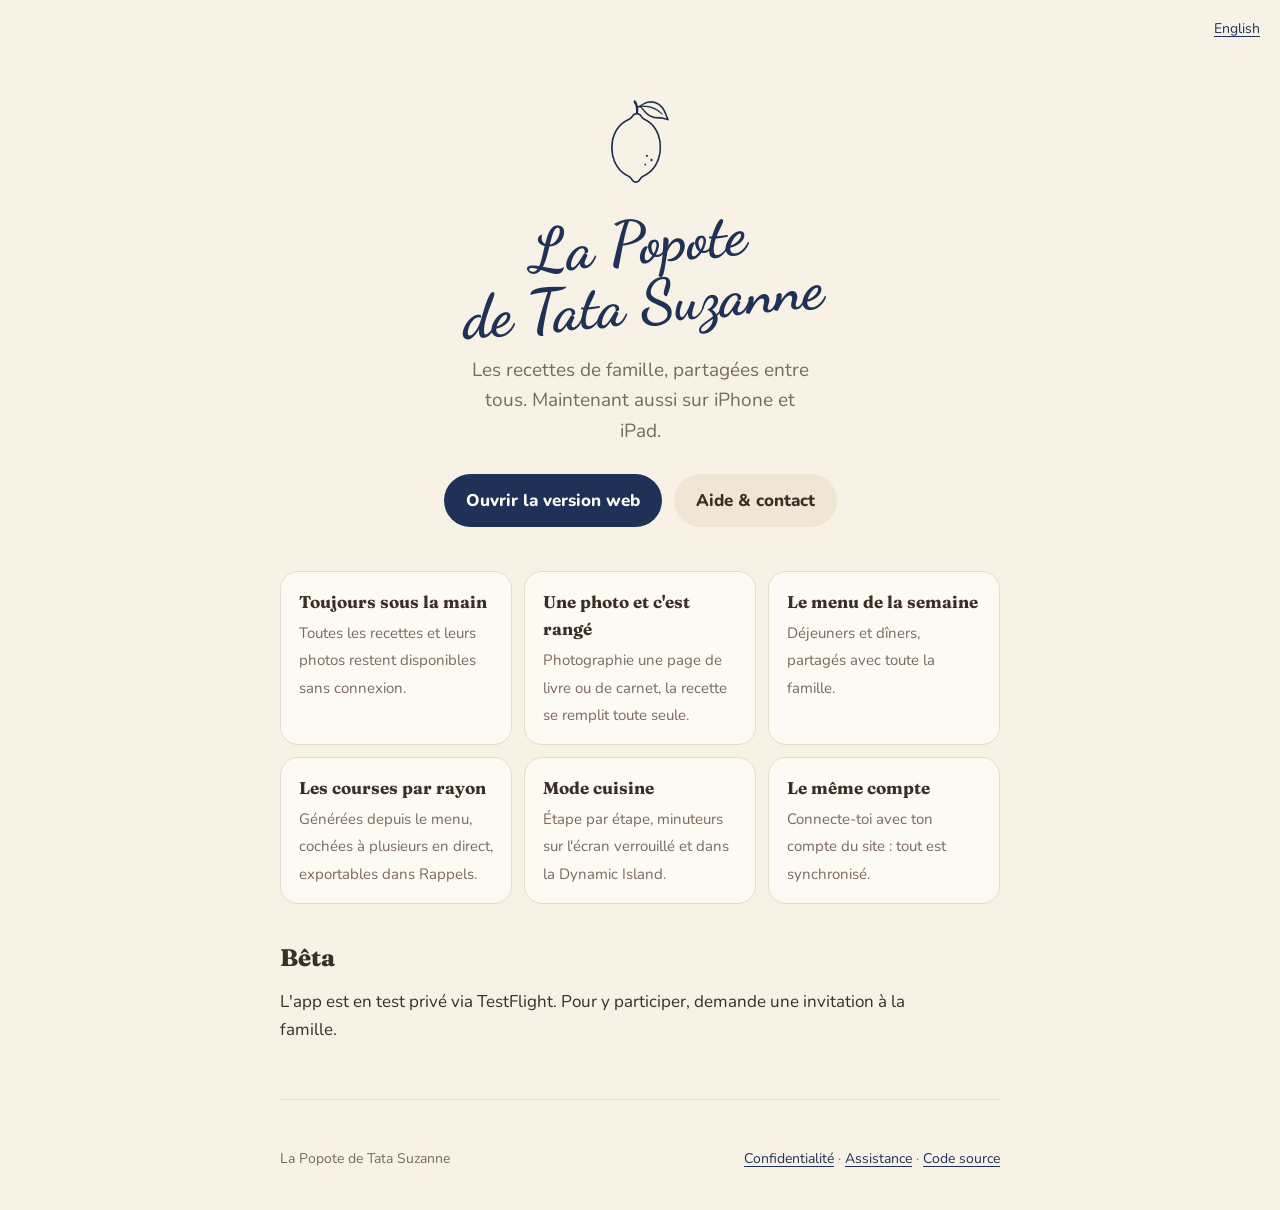
<file: docs/index.html>
<!doctype html><html lang="fr"><head><meta charset="utf-8"><meta name="viewport" content="width=device-width, initial-scale=1, viewport-fit=cover"><link rel="icon" href="assets/icon.png"><link rel="apple-touch-icon" href="assets/apple-touch-icon.png"><link rel="preconnect" href="https://fonts.googleapis.com"><link rel="stylesheet" href="https://fonts.googleapis.com/css2?family=Dancing+Script:wght@700&family=Fraunces:opsz,wght@9..144,800&family=Nunito:wght@400;700;800&display=swap"><link rel="stylesheet" href="assets/site.css">
<title>La Popote de Tata Suzanne</title><meta name="description" content="Les recettes de famille, partagées entre tous. L'app iOS de La Popote de Tata Suzanne."></head><body>
<div class="lang"><a href="en/">English</a></div>
<header><img class="lemon" src="assets/lemon.png" alt="" width="64"><div class="wordmark">La Popote<br>de Tata Suzanne</div>
<p class="tagline">Les recettes de famille, partagées entre tous. Maintenant aussi sur iPhone et iPad.</p>
<div class="actions"><a class="btn" href="https://la-popote-de-tata-suzanne.lovable.app">Ouvrir la version web</a><a class="btn secondary" href="support.html">Aide &amp; contact</a></div></header>
<main>
<div class="features">
<div class="feature"><b>Toujours sous la main</b><span>Toutes les recettes et leurs photos restent disponibles sans connexion.</span></div>
<div class="feature"><b>Une photo et c'est rangé</b><span>Photographie une page de livre ou de carnet, la recette se remplit toute seule.</span></div>
<div class="feature"><b>Le menu de la semaine</b><span>Déjeuners et dîners, partagés avec toute la famille.</span></div>
<div class="feature"><b>Les courses par rayon</b><span>Générées depuis le menu, cochées à plusieurs en direct, exportables dans Rappels.</span></div>
<div class="feature"><b>Mode cuisine</b><span>Étape par étape, minuteurs sur l'écran verrouillé et dans la Dynamic Island.</span></div>
<div class="feature"><b>Le même compte</b><span>Connecte-toi avec ton compte du site : tout est synchronisé.</span></div>
</div>
<h2>Bêta</h2>
<p>L'app est en test privé via TestFlight. Pour y participer, demande une invitation à la famille.</p>
</main>
<footer><span>La Popote de Tata Suzanne</span><span><a href="privacy.html">Confidentialité</a> · <a href="support.html">Assistance</a> · <a href="https://github.com/djui/la-popote-de-tata-suzanne">Code source</a></span></footer>
</body></html>
</file>
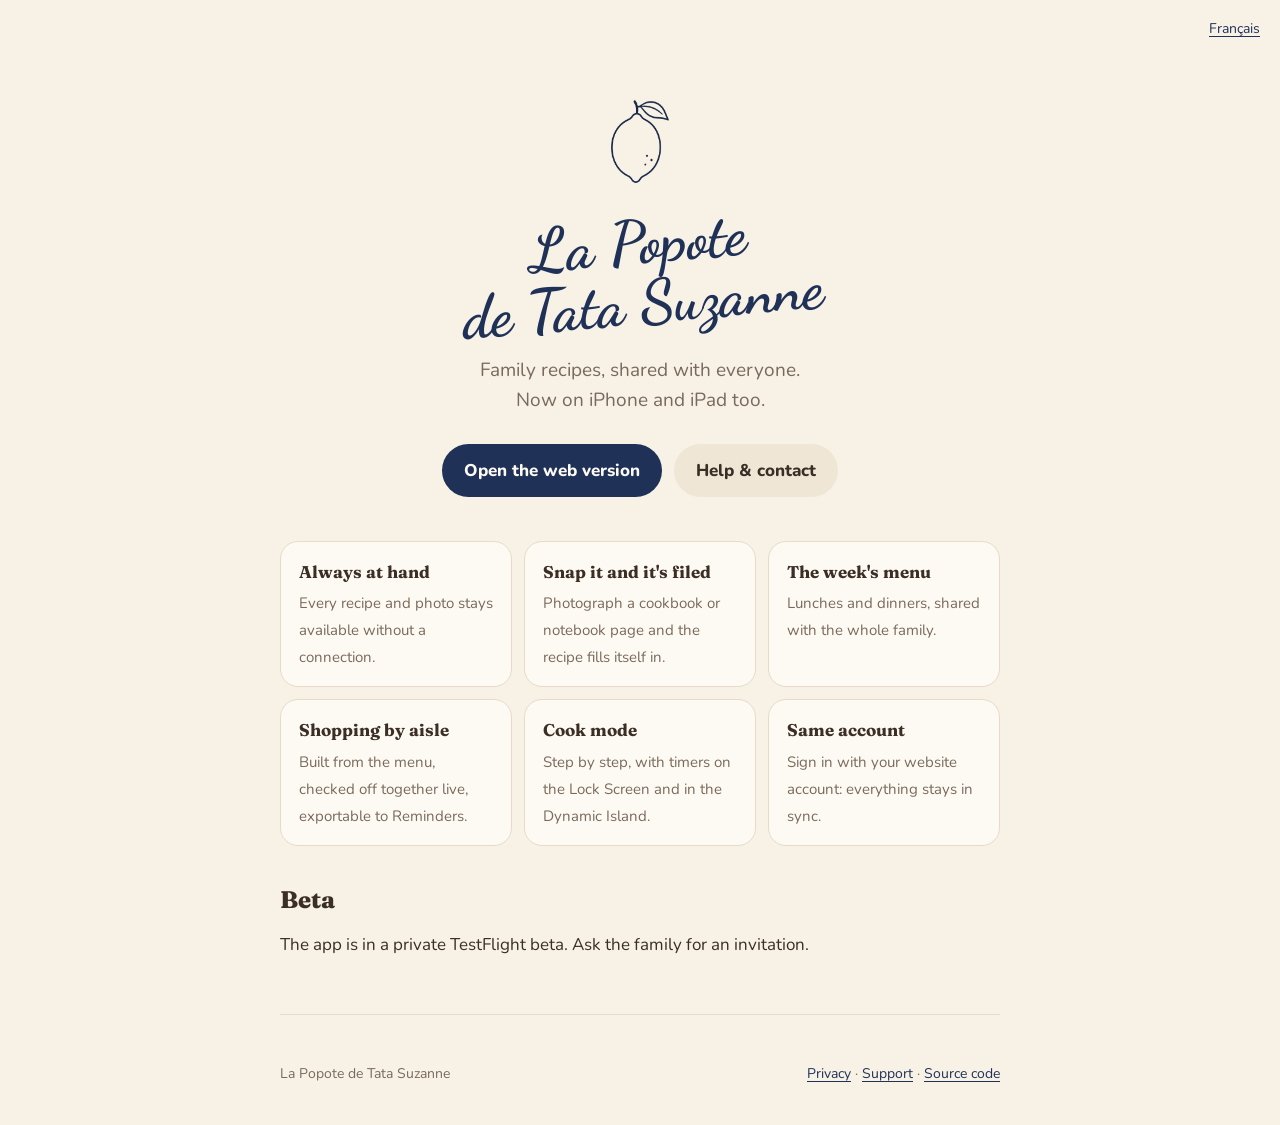
<file: docs/en/index.html>
<!doctype html><html lang="en"><head><meta charset="utf-8"><meta name="viewport" content="width=device-width, initial-scale=1, viewport-fit=cover"><link rel="icon" href="../assets/icon.png"><link rel="apple-touch-icon" href="../assets/apple-touch-icon.png"><link rel="preconnect" href="https://fonts.googleapis.com"><link rel="stylesheet" href="https://fonts.googleapis.com/css2?family=Dancing+Script:wght@700&family=Fraunces:opsz,wght@9..144,800&family=Nunito:wght@400;700;800&display=swap"><link rel="stylesheet" href="../assets/site.css">
<title>La Popote de Tata Suzanne</title><meta name="description" content="Family recipes, shared with everyone. The iOS app for La Popote de Tata Suzanne."></head><body>
<div class="lang"><a href="../">Français</a></div>
<header><img class="lemon" src="../assets/lemon.png" alt="" width="64"><div class="wordmark">La Popote<br>de Tata Suzanne</div>
<p class="tagline">Family recipes, shared with everyone. Now on iPhone and iPad too.</p>
<div class="actions"><a class="btn" href="https://la-popote-de-tata-suzanne.lovable.app">Open the web version</a><a class="btn secondary" href="../support.html#en">Help &amp; contact</a></div></header>
<main>
<div class="features">
<div class="feature"><b>Always at hand</b><span>Every recipe and photo stays available without a connection.</span></div>
<div class="feature"><b>Snap it and it's filed</b><span>Photograph a cookbook or notebook page and the recipe fills itself in.</span></div>
<div class="feature"><b>The week's menu</b><span>Lunches and dinners, shared with the whole family.</span></div>
<div class="feature"><b>Shopping by aisle</b><span>Built from the menu, checked off together live, exportable to Reminders.</span></div>
<div class="feature"><b>Cook mode</b><span>Step by step, with timers on the Lock Screen and in the Dynamic Island.</span></div>
<div class="feature"><b>Same account</b><span>Sign in with your website account: everything stays in sync.</span></div>
</div>
<h2>Beta</h2>
<p>The app is in a private TestFlight beta. Ask the family for an invitation.</p>
</main>
<footer><span>La Popote de Tata Suzanne</span><span><a href="../privacy.html#en">Privacy</a> · <a href="../support.html#en">Support</a> · <a href="https://github.com/djui/la-popote-de-tata-suzanne">Source code</a></span></footer>
</body></html>
</file>
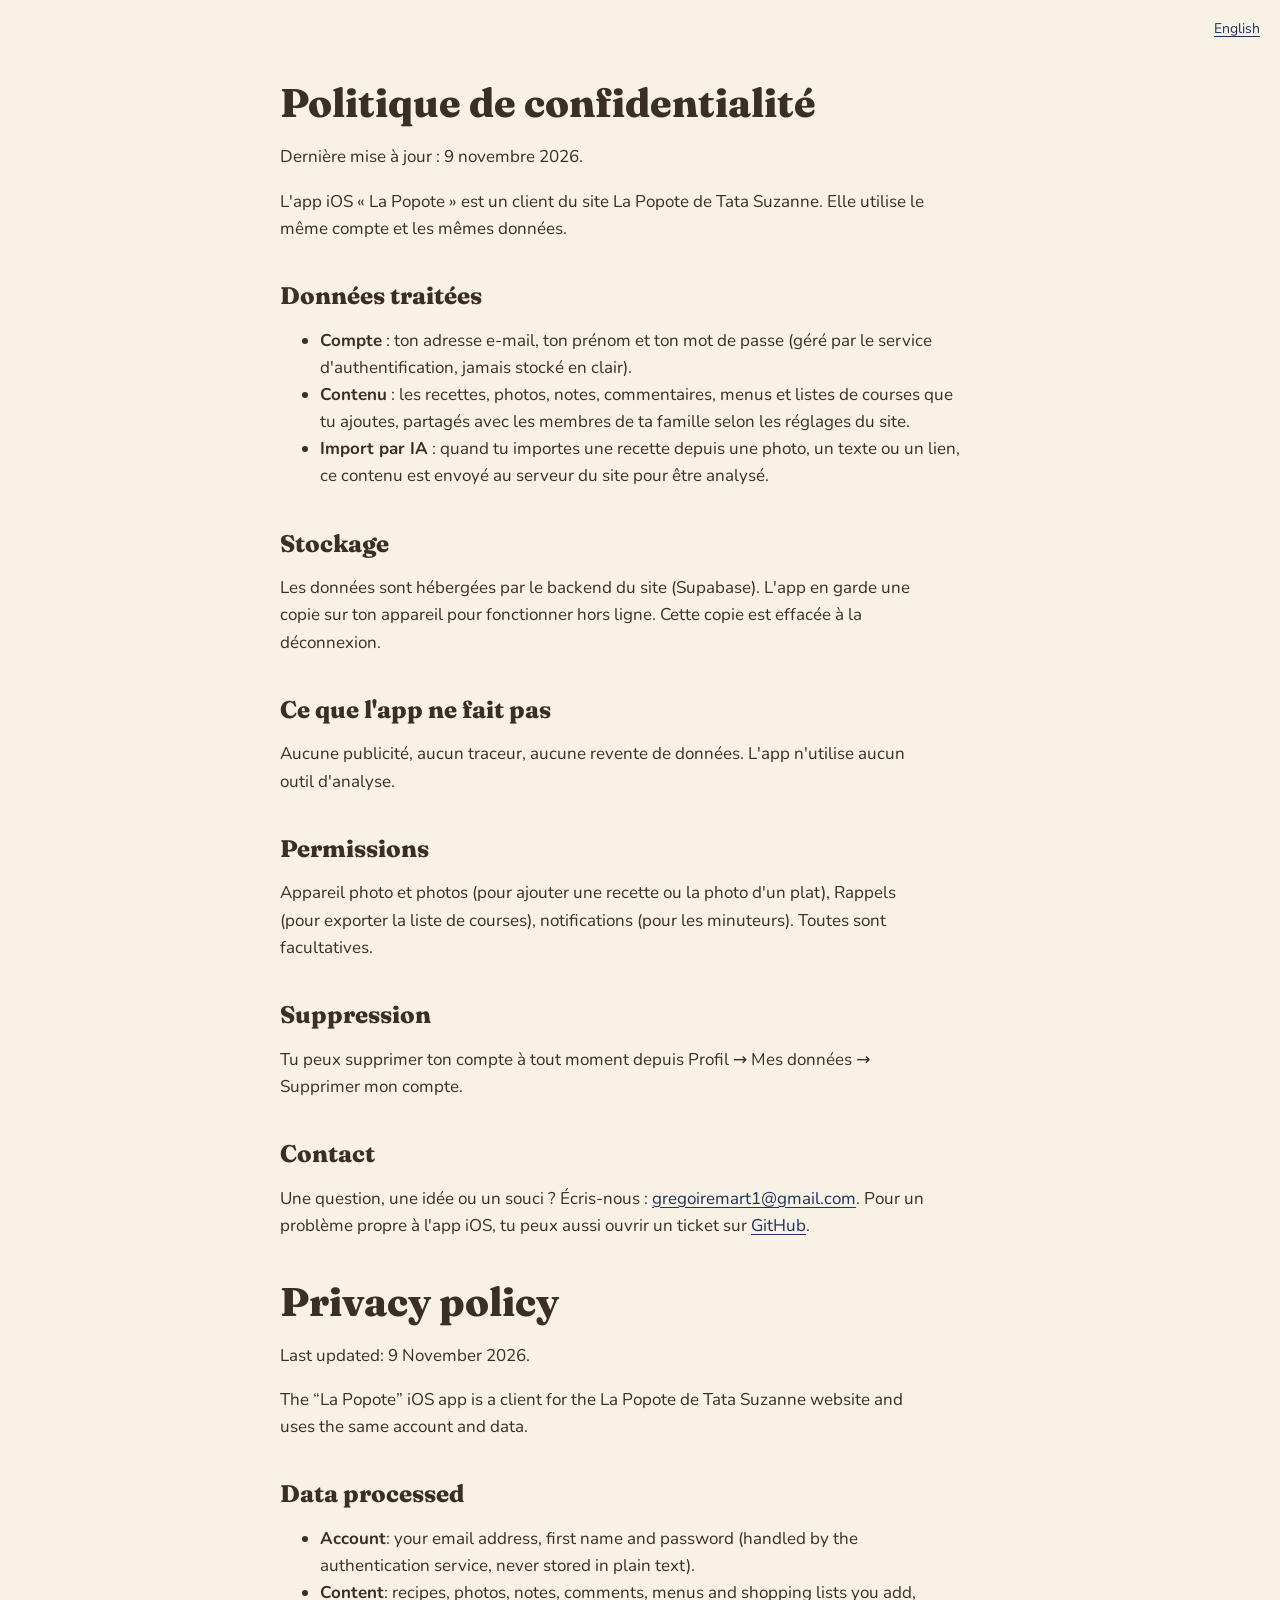
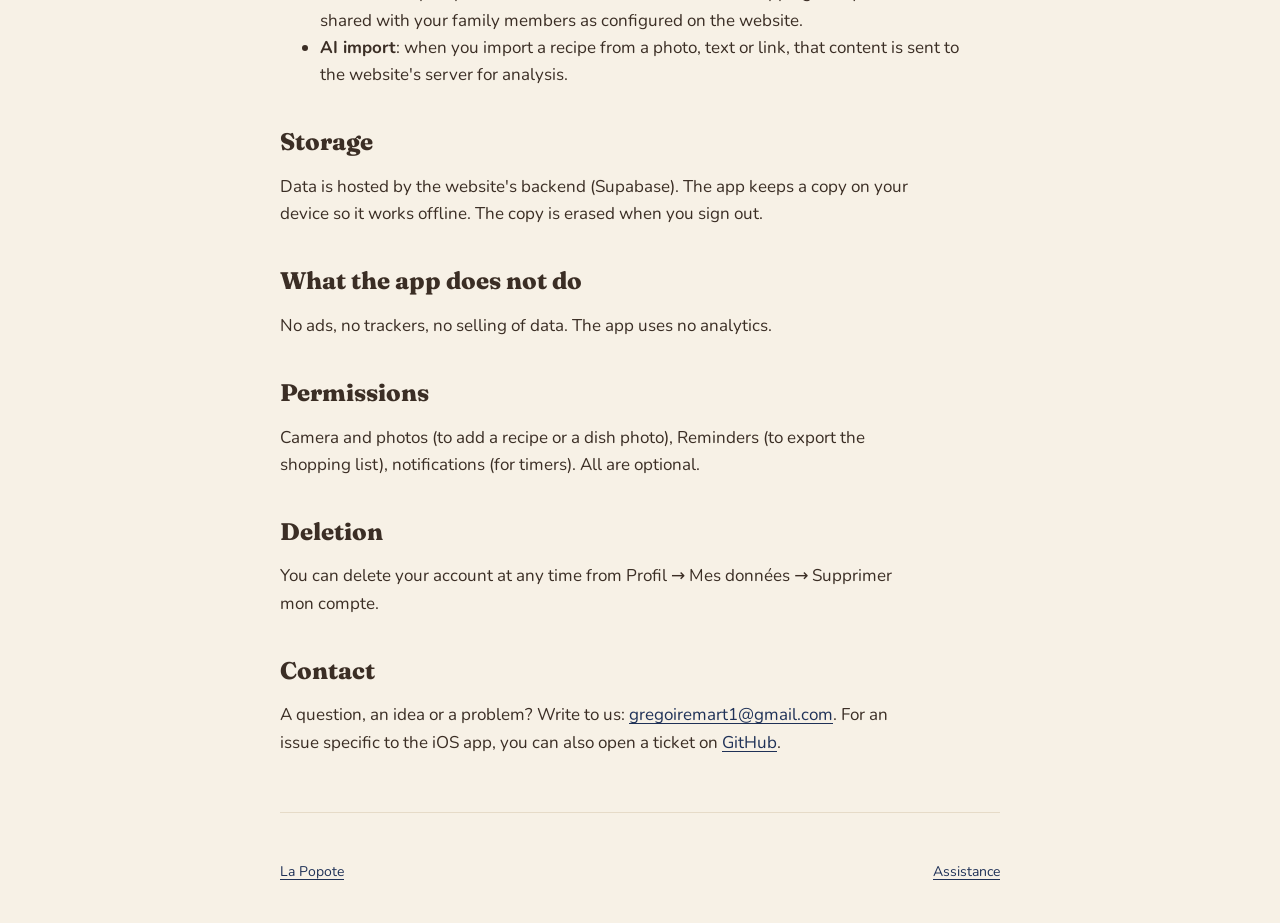
<file: docs/privacy.html>
<!doctype html><html lang="fr"><head><meta charset="utf-8"><meta name="viewport" content="width=device-width, initial-scale=1, viewport-fit=cover"><link rel="icon" href="assets/icon.png"><link rel="apple-touch-icon" href="assets/apple-touch-icon.png"><link rel="preconnect" href="https://fonts.googleapis.com"><link rel="stylesheet" href="https://fonts.googleapis.com/css2?family=Dancing+Script:wght@700&family=Fraunces:opsz,wght@9..144,800&family=Nunito:wght@400;700;800&display=swap"><link rel="stylesheet" href="assets/site.css">
<title>Confidentialité · La Popote</title></head><body>
<div class="lang"><a href="#en">English</a></div>
<main>
<h1>Politique de confidentialité</h1>
<p>Dernière mise à jour : 9 novembre 2026.</p>
<p>L'app iOS « La Popote » est un client du site La Popote de Tata Suzanne. Elle utilise le même compte et les mêmes données.</p>
<h2>Données traitées</h2>
<ul>
<li><b>Compte</b> : ton adresse e-mail, ton prénom et ton mot de passe (géré par le service d'authentification, jamais stocké en clair).</li>
<li><b>Contenu</b> : les recettes, photos, notes, commentaires, menus et listes de courses que tu ajoutes, partagés avec les membres de ta famille selon les réglages du site.</li>
<li><b>Import par IA</b> : quand tu importes une recette depuis une photo, un texte ou un lien, ce contenu est envoyé au serveur du site pour être analysé.</li>
</ul>
<h2>Stockage</h2>
<p>Les données sont hébergées par le backend du site (Supabase). L'app en garde une copie sur ton appareil pour fonctionner hors ligne. Cette copie est effacée à la déconnexion.</p>
<h2>Ce que l'app ne fait pas</h2>
<p>Aucune publicité, aucun traceur, aucune revente de données. L'app n'utilise aucun outil d'analyse.</p>
<h2>Permissions</h2>
<p>Appareil photo et photos (pour ajouter une recette ou la photo d'un plat), Rappels (pour exporter la liste de courses), notifications (pour les minuteurs). Toutes sont facultatives.</p>
<h2>Suppression</h2>
<p>Tu peux supprimer ton compte à tout moment depuis Profil → Mes données → Supprimer mon compte.</p>
<h2>Contact</h2>
<p>Une question, une idée ou un souci ? Écris-nous : <a href="mailto:gregoiremart1@gmail.com?subject=%5BMa%20Cuisine%5D%20Question%20ou%20retour">gregoiremart1@gmail.com</a>. Pour un problème propre à l'app iOS, tu peux aussi ouvrir un ticket sur <a href="https://github.com/djui/la-popote-de-tata-suzanne/issues">GitHub</a>.</p>

<h1 id="en">Privacy policy</h1>
<p>Last updated: 9 November 2026.</p>
<p>The “La Popote” iOS app is a client for the La Popote de Tata Suzanne website and uses the same account and data.</p>
<h2>Data processed</h2>
<ul>
<li><b>Account</b>: your email address, first name and password (handled by the authentication service, never stored in plain text).</li>
<li><b>Content</b>: recipes, photos, notes, comments, menus and shopping lists you add, shared with your family members as configured on the website.</li>
<li><b>AI import</b>: when you import a recipe from a photo, text or link, that content is sent to the website's server for analysis.</li>
</ul>
<h2>Storage</h2>
<p>Data is hosted by the website's backend (Supabase). The app keeps a copy on your device so it works offline. The copy is erased when you sign out.</p>
<h2>What the app does not do</h2>
<p>No ads, no trackers, no selling of data. The app uses no analytics.</p>
<h2>Permissions</h2>
<p>Camera and photos (to add a recipe or a dish photo), Reminders (to export the shopping list), notifications (for timers). All are optional.</p>
<h2>Deletion</h2>
<p>You can delete your account at any time from Profil → Mes données → Supprimer mon compte.</p>
<h2>Contact</h2>
<p>A question, an idea or a problem? Write to us: <a href="mailto:gregoiremart1@gmail.com?subject=%5BMa%20Cuisine%5D%20Question%20ou%20retour">gregoiremart1@gmail.com</a>. For an issue specific to the iOS app, you can also open a ticket on <a href="https://github.com/djui/la-popote-de-tata-suzanne/issues">GitHub</a>.</p>
</main>
<footer><span><a href="./">La Popote</a></span><span><a href="support.html">Assistance</a></span></footer>
</body></html>
</file>
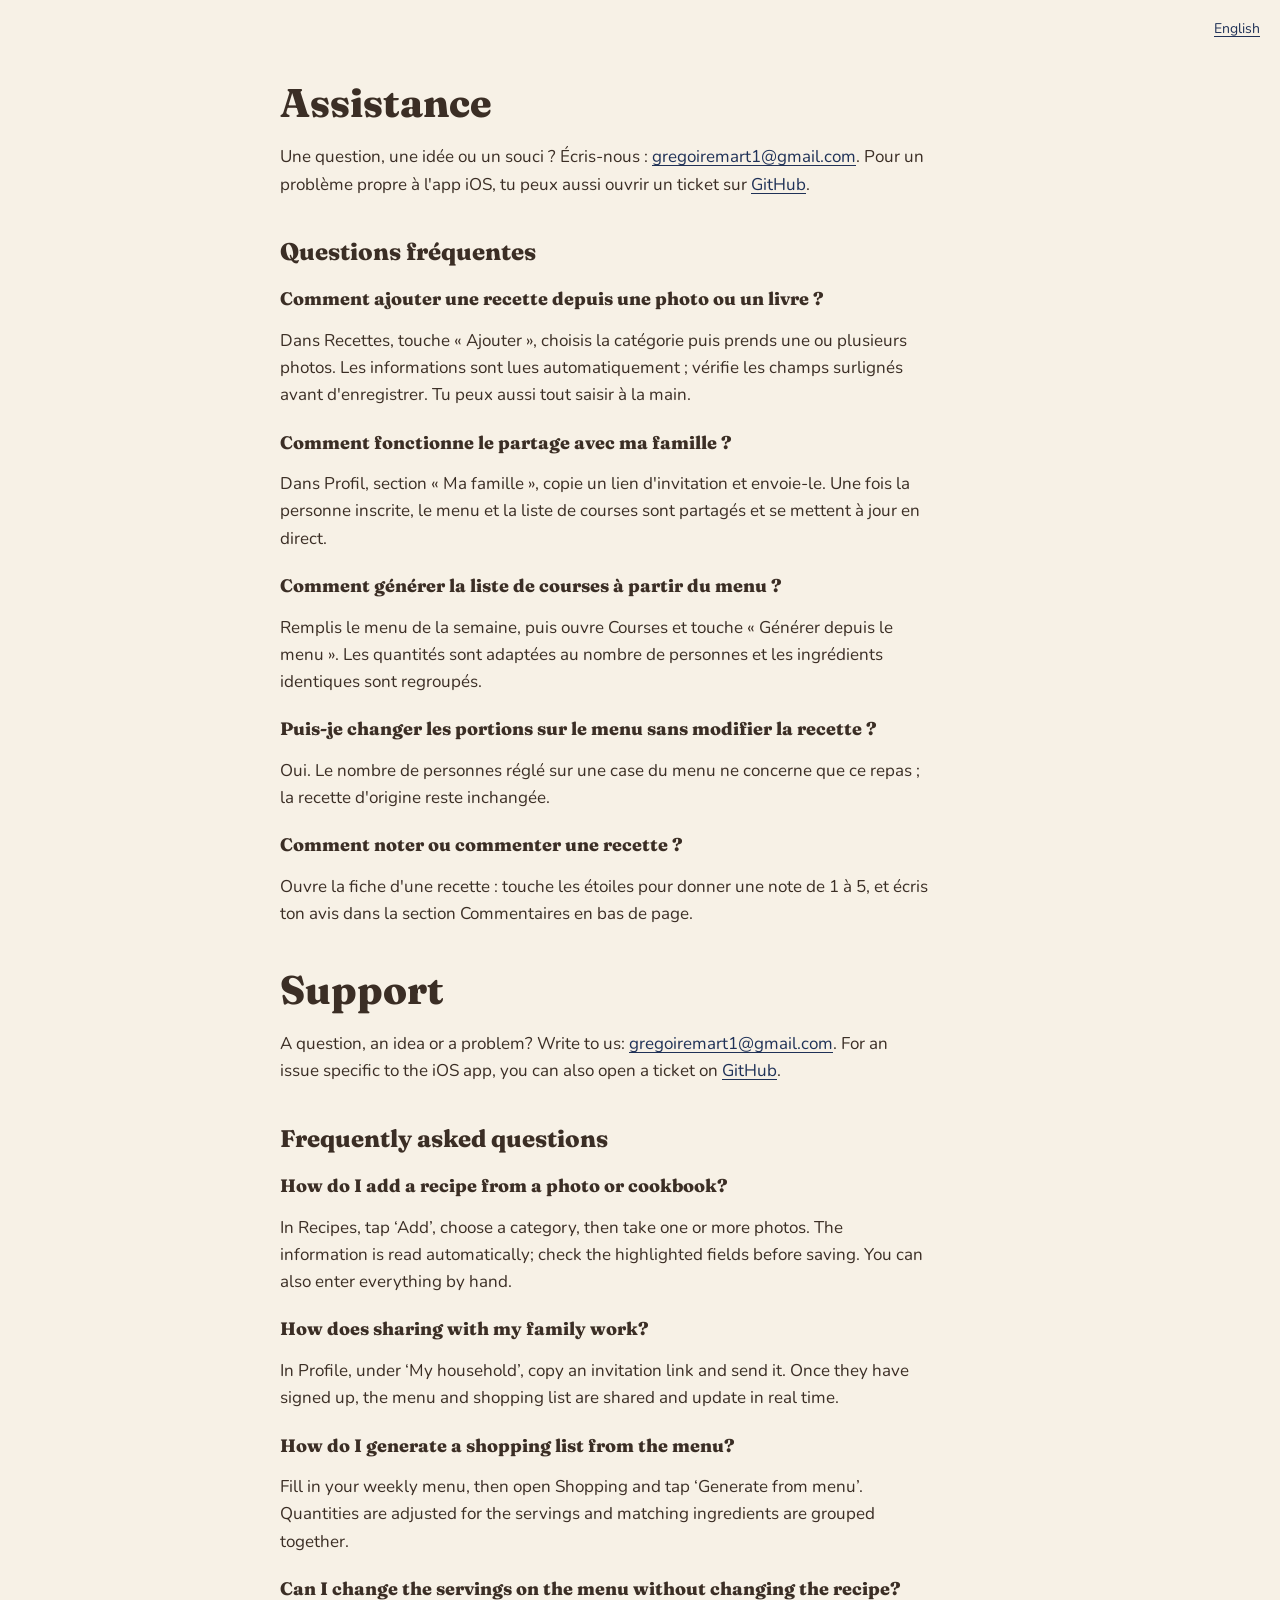
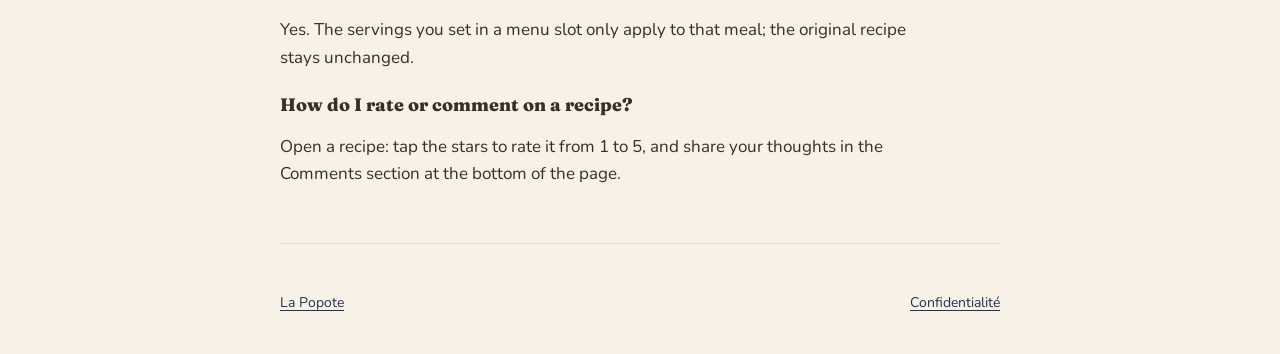
<file: docs/support.html>
<!doctype html><html lang="fr"><head><meta charset="utf-8"><meta name="viewport" content="width=device-width, initial-scale=1, viewport-fit=cover"><link rel="icon" href="assets/icon.png"><link rel="apple-touch-icon" href="assets/apple-touch-icon.png"><link rel="preconnect" href="https://fonts.googleapis.com"><link rel="stylesheet" href="https://fonts.googleapis.com/css2?family=Dancing+Script:wght@700&family=Fraunces:opsz,wght@9..144,800&family=Nunito:wght@400;700;800&display=swap"><link rel="stylesheet" href="assets/site.css">
<title>Assistance · La Popote</title></head><body>
<div class="lang"><a href="#en">English</a></div>
<main>
<h1>Assistance</h1>
<p>Une question, une idée ou un souci ? Écris-nous : <a href="mailto:gregoiremart1@gmail.com?subject=%5BMa%20Cuisine%5D%20Question%20ou%20retour">gregoiremart1@gmail.com</a>. Pour un problème propre à l'app iOS, tu peux aussi ouvrir un ticket sur <a href="https://github.com/djui/la-popote-de-tata-suzanne/issues">GitHub</a>.</p>
<h2>Questions fréquentes</h2>
<h3>Comment ajouter une recette depuis une photo ou un livre ?</h3><p>Dans Recettes, touche « Ajouter », choisis la catégorie puis prends une ou plusieurs photos. Les informations sont lues automatiquement ; vérifie les champs surlignés avant d&#x27;enregistrer. Tu peux aussi tout saisir à la main.</p>
<h3>Comment fonctionne le partage avec ma famille ?</h3><p>Dans Profil, section « Ma famille », copie un lien d&#x27;invitation et envoie-le. Une fois la personne inscrite, le menu et la liste de courses sont partagés et se mettent à jour en direct.</p>
<h3>Comment générer la liste de courses à partir du menu ?</h3><p>Remplis le menu de la semaine, puis ouvre Courses et touche « Générer depuis le menu ». Les quantités sont adaptées au nombre de personnes et les ingrédients identiques sont regroupés.</p>
<h3>Puis-je changer les portions sur le menu sans modifier la recette ?</h3><p>Oui. Le nombre de personnes réglé sur une case du menu ne concerne que ce repas ; la recette d&#x27;origine reste inchangée.</p>
<h3>Comment noter ou commenter une recette ?</h3><p>Ouvre la fiche d&#x27;une recette : touche les étoiles pour donner une note de 1 à 5, et écris ton avis dans la section Commentaires en bas de page.</p>
<h1 id="en">Support</h1>
<p>A question, an idea or a problem? Write to us: <a href="mailto:gregoiremart1@gmail.com?subject=%5BMa%20Cuisine%5D%20Question%20ou%20retour">gregoiremart1@gmail.com</a>. For an issue specific to the iOS app, you can also open a ticket on <a href="https://github.com/djui/la-popote-de-tata-suzanne/issues">GitHub</a>.</p>
<h2>Frequently asked questions</h2>
<h3>How do I add a recipe from a photo or cookbook?</h3><p>In Recipes, tap ‘Add’, choose a category, then take one or more photos. The information is read automatically; check the highlighted fields before saving. You can also enter everything by hand.</p>
<h3>How does sharing with my family work?</h3><p>In Profile, under ‘My household’, copy an invitation link and send it. Once they have signed up, the menu and shopping list are shared and update in real time.</p>
<h3>How do I generate a shopping list from the menu?</h3><p>Fill in your weekly menu, then open Shopping and tap ‘Generate from menu’. Quantities are adjusted for the servings and matching ingredients are grouped together.</p>
<h3>Can I change the servings on the menu without changing the recipe?</h3><p>Yes. The servings you set in a menu slot only apply to that meal; the original recipe stays unchanged.</p>
<h3>How do I rate or comment on a recipe?</h3><p>Open a recipe: tap the stars to rate it from 1 to 5, and share your thoughts in the Comments section at the bottom of the page.</p>
</main>
<footer><span><a href="./">La Popote</a></span><span><a href="privacy.html">Confidentialité</a></span></footer>
</body></html>
</file>
<file: docs/assets/site.css>
/* La Popote — companion site. Same palette and type as the app. */
:root {
  --bg: #F7F1E6; --card: #FDFAF3; --ink: #3B2E25; --muted: #7A6A5C; --line: #E6DBC8;
  --primary: #1F3157; --on-primary: #FDFAF3; --chip: #EFE6D6; --lemon: #E8CF6E;
  --display: "Fraunces", Georgia, serif; --body: "Nunito", ui-sans-serif, system-ui, sans-serif; --script: "Dancing Script", cursive;
  color-scheme: light;
}
@media (prefers-color-scheme: dark) {
  :root { --bg: #11162A; --card: #1A2137; --ink: #F2EBDD; --muted: #A99F90; --line: #283150;
          --primary: #E8CF6E; --on-primary: #1A2036; --chip: #222A43; color-scheme: dark; }
  .lemon { filter: invert(1) sepia(.4) saturate(2.5) hue-rotate(8deg) brightness(1.05); }
}
* { box-sizing: border-box; }
body { margin: 0; background: var(--bg); color: var(--ink); font: 17px/1.6 var(--body);
  padding-left: max(20px, env(safe-area-inset-left)); padding-right: max(20px, env(safe-area-inset-right)); }
main, header, footer { max-width: 720px; margin: 0 auto; }
header { padding: 56px 0 8px; text-align: center; }
.lemon { width: 64px; height: auto; }
.wordmark { font: 700 clamp(40px, 9vw, 60px)/1 var(--script); color: var(--primary); transform: rotate(-5deg); margin: 18px 0 22px; }
.tagline { color: var(--muted); font-size: 19px; margin: 0 auto 28px; max-width: 32ch; }
h1, h2, h3 { font-family: var(--display); font-weight: 800; line-height: 1.15; text-wrap: balance; }
h1 { font-size: clamp(30px, 6vw, 40px); margin: 40px 0 12px; }
h2 { font-size: 24px; margin: 40px 0 10px; }
h3 { font-size: 18px; margin: 24px 0 6px; }
p, li { max-width: 65ch; }
a { color: var(--primary); text-underline-offset: 3px; }
.btn { display: inline-flex; align-items: center; gap: 8px; padding: 13px 22px; border-radius: 999px;
  background: var(--primary); color: var(--on-primary); font-weight: 800; text-decoration: none; }
.btn.secondary { background: var(--chip); color: var(--ink); }
.actions { display: flex; flex-wrap: wrap; gap: 12px; justify-content: center; }
.features { display: grid; grid-template-columns: repeat(auto-fit, minmax(200px, 1fr)); gap: 12px; margin: 36px 0; }
.feature { background: var(--card); border: 1px solid var(--line); border-radius: 18px; padding: 16px 18px; min-width: 0; }
.feature b { display: block; font-family: var(--display); font-size: 17px; margin-bottom: 4px; }
.feature span { color: var(--muted); font-size: 15px; }
.lang { text-align: right; padding-top: 18px; font-size: 14px; }
.lang a { margin-left: 8px; }
footer { color: var(--muted); font-size: 14px; padding: 48px 0 40px; border-top: 1px solid var(--line); margin-top: 56px;
  display: flex; flex-wrap: wrap; gap: 16px; justify-content: space-between; }
code { background: var(--chip); padding: 1px 6px; border-radius: 6px; font-size: .9em; }
</file>
